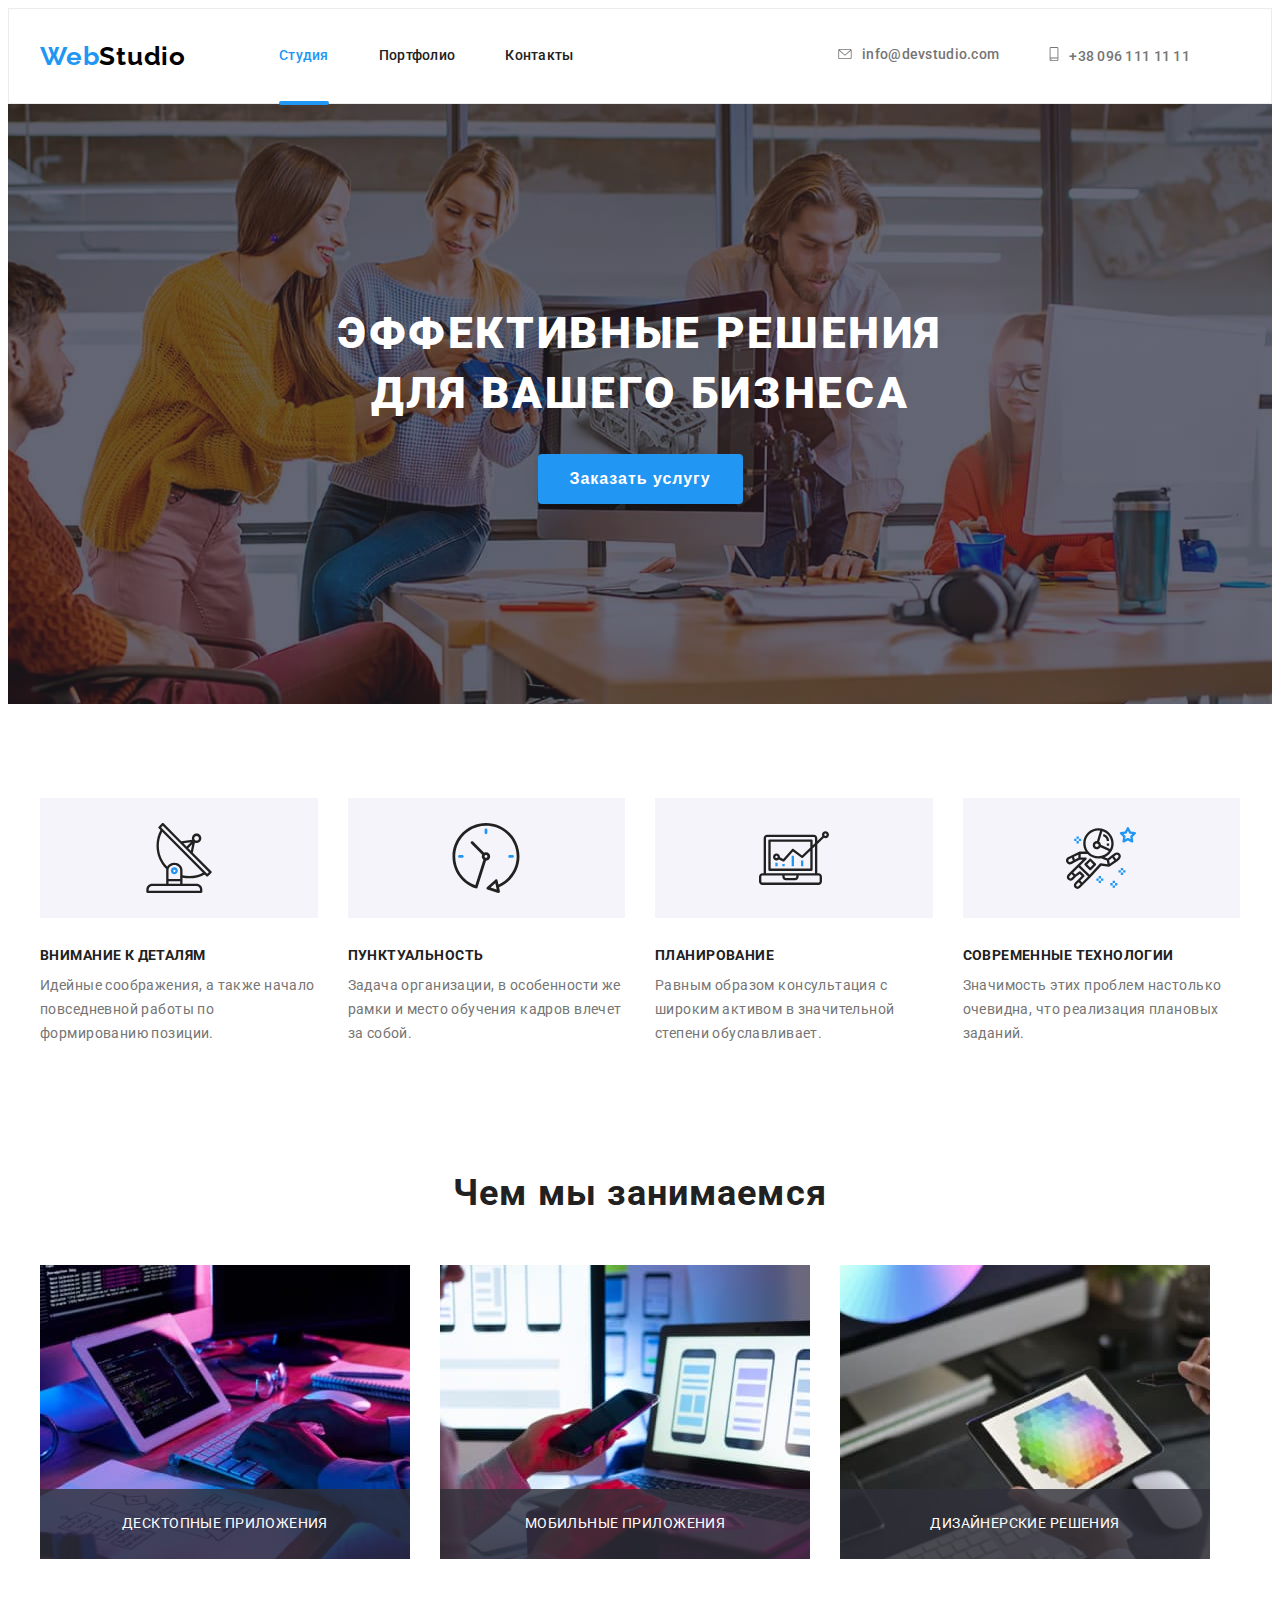
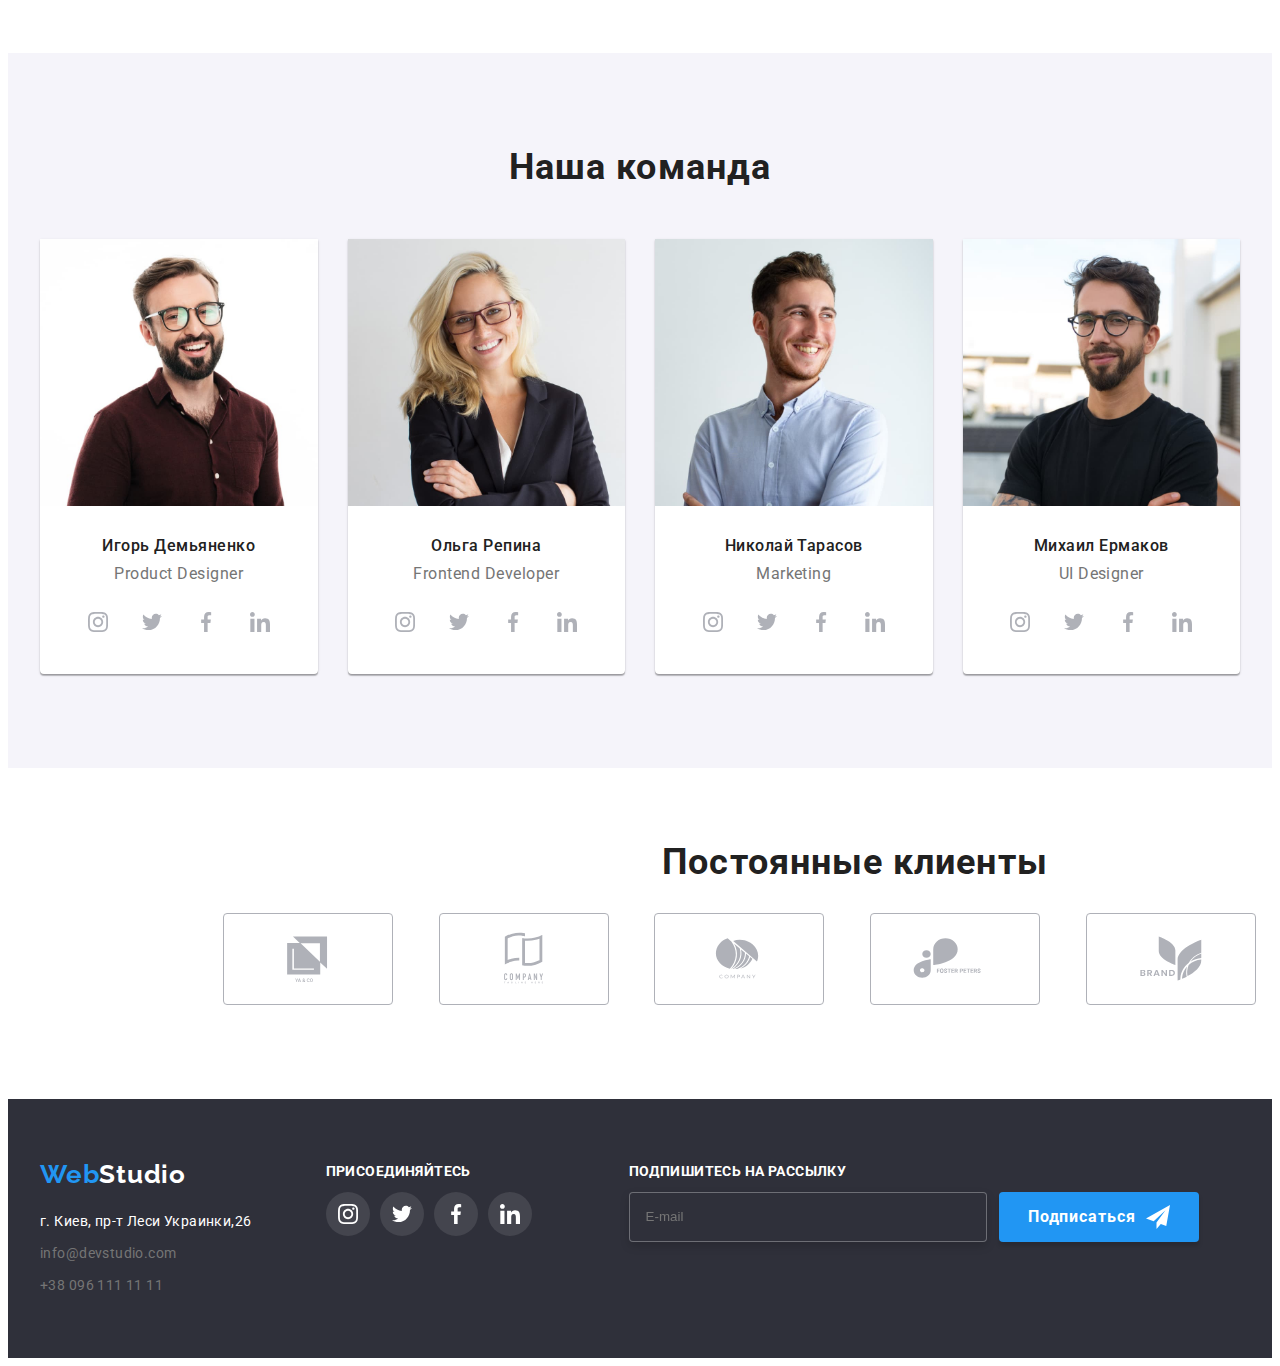
<file: index.html>
<!DOCTYPE html>
<html lang="ru">
<head>
    <meta charset="UTF-8">
    <meta http-equiv="X-UA-Compatible" content="IE=edge">
    <meta name="viewport" content="width=device-width, initial-scale=1.0">
    <title>Document</title>
    <link rel="preconnect" href="https://fonts.googleapis.com">
    <link rel="preconnect" href="https://fonts.gstatic.com" crossorigin>
    <link href="https://fonts.googleapis.com/css2?family=Raleway:wght@700&family=Roboto:wght@400;500;700;900&display=swap" rel="stylesheet">
    <link rel="stylesheet" href="https://cdnjs.cloudflare.com/ajax/libs/modern-normalize/1.1.0/modern-normalize.min.css" integrity="sha512-wpPYUAdjBVSE4KJnH1VR1HeZfpl1ub8YT/NKx4PuQ5NmX2tKuGu6U/JRp5y+Y8XG2tV+wKQpNHVUX03MfMFn9Q==" crossorigin="anonymous" referrerpolicy="no-referrer" />
    <link rel="stylesheet" href="./css/main.min.css">
</head>
<body>
 
    <header class="header">
        <div class="container header__container">
            <nav class="site-nav">
                <a class="link site-nav__logo" href="">Web<span class="site-nav__logo-color">Studio</span></a>

                <ul class="list site-list">        
                    <li class="site-list__item"><a class="link site-list__link current" href="">Студия</a></li>
                    <li class="site-list__item"><a class="link site-list__link" href="./portfolio.html">Портфолио</a></li>
                    <li class="site-list__item"><a class="link site-list__link" href="">Контакты</a></li>
                </ul>
            </nav>
            <ul class="list connect"> 
                <li class="connect__item">
                    <a class="link connect__mail-tel " href="mailto:info@devstudio.com"><svg class="connect__icon"
                        width="14px"
                        height="10px">
                        <use href="images/icons.svg#icon-envelope"></use>
                        </svg>info@devstudio.com</a>
                </li>
                <li class="connect__item">
                    <a class="link connect__mail-tel" href="tel:+380961111111"><svg class="connect__icon"
                    width="10px"
                    height="14px">
                    <use href="images/icons.svg#icon-smartphone"></use>
                    </svg>+38 096 111 11 11</a>
                </li>
            </ul>
            
            <button type="button" class="menu-open-btn" data-menu-open>
                <svg
                width="40px"
                height="40px">
                <use href="./images/icons.svg#icon-menu-open-btn"></use>
                </svg>
            </button>
        </div>

        <!--Mob-menu-->
            <div class="mob-menu is-hidden" data-menu>
            <div class="container-menu">
                <div class="mob-menu-top">
            <button type="button" class="mob-menu__close-btn" data-menu-close>
                <svg
                width="40px"
                height="40px">
                <use href="./images/icons.svg#icon-menu-close"></use>
                </svg>
            </button>
            <nav>
                <ul class="list mob-menu-list">        
                    <li class="mob-menu-list__item"><a class="link mob-menu-list__link link mob-menu-list__active" href="">Студия</a></li>
                    <li class="mob-menu-list__item"><a class="link mob-menu-list__link" href="./portfolio.html">Портфолио</a></li>
                    <li class="mob-menu-list__item"><a class="link mob-menu-list__link" href="">Контакты</a></li>
                </ul>
            </nav>
                </div>
            <div class="mob-menu-bottom">
            <div class="mob-menu-connect">
            <ul class="list mob-menu-connect-list"> 
                <li class="mob-menu-connect-list__item">
                    <a class="link mob-menu-connect-list__tel" href="tel:+380961111111">+38 096 111 11 11</a>
                </li>
                <li class="mob-menu-connect-list__item">
                    <a class=" link mob-menu-connect-list__mail" href="mailto:info@devstudio.com">info@devstudio.com</a>
                </li>
            </ul>
            </div>
            <ul class=" list mob-menu-social-list">
                <li class="mob-menu-social-list__social-item">
                    <a href="" class=" link mob-menu-social-list__social-link">Instagram</a>
                </li>
                <li class="mob-menu-social-list__social-item">
                    <a href="" class=" link mob-menu-social-list__social-link">Twitter</a>
                </li>
                <li class="mob-menu-social-list__social-item">
                    <a href="" class=" link mob-menu-social-list__social-link">Facebook</a>
                </li>
                <li class="mob-menu-social-list__social-item">
                    <a href="" class=" link mob-menu-social-list__social-link">LinkedIn</a>
                </li>
            </ul>
        </div>
        </div>
        </div> 
    </header> 

    <main>
        <section class="hero section">
            <div class="container">
                <h1 class="hero__titel">Эффективные решения для вашего бизнеса</h1>
                <button type="button" class="hero__btn" data-modal-open >Заказать услугу</button>
            </div>
        </section>

       <section class="peculiarities section">
            <div class="container">
                <ul class="list peculiarities-list">
                    <li class="peculiarities-list__item">
                        <div class=" pec-item-block">
                            <svg class="pec-item-block__icons"
                            width="70px"
                            height="70px">
                                <use href="images/icons.svg#icon-antenna"></use>
                            </svg>
                            </div>
                        <h2 class="peculiarities-list__titel">Внимание к деталям</h2>
                        <p class="peculiarities-list__after-titel" >Идейные соображения, а также начало повседневной работы по формированию позиции.</p>
                    </li>
                    <li class="peculiarities-list__item">
                        <div class=" pec-item-block">
                            <svg class="pec-item-block__icons"
                            width="70px"
                            height="70px">
                                <use href="images/icons.svg#icon-clock"></use>
                            </svg>
                            </div>
                        <h2 class="peculiarities-list__titel">Пунктуальность</h2>
                        <p class="peculiarities-list__after-titel">Задача организации, в особенности же рамки и место обучения кадров влечет за собой.</p>
                    </li>
                    <li class="peculiarities-list__item">
                        <div class=" pec-item-block">
                            <svg class="pec-item-block__iconss"
                            width="70px"
                            height="70px">
                                <use href="images/icons.svg#icon-diagram"></use>
                            </svg>
                            </div>
                        <h2 class="peculiarities-list__titel">Планирование</h2>
                        <p class="peculiarities-list__after-titel">Равным образом консультация с широким активом в значительной степени обуславливает.</p>
                    </li>
                    <li class="peculiarities-list__item">
                        <div class=" pec-item-block">
                            <svg class="pec-item-block__icons"
                            width="70px"
                            height="70px">
                                <use href="images/icons.svg#icon-astronaut"></use>
                            </svg>
                        </div>
                        <h2 class="peculiarities-list__titel">Современные технологии</h2>
                        <p class="peculiarities-list__after-titel">Значимость этих проблем настолько очевидна, что реализация плановых заданий.</p>
                    </li>
                </ul>
            </div>
        </section> 

        <section class="about section">
            <div class="container">
                <h2 class="about__titel">Чем мы занимаемся</h2>
                    <ul class="list about-list">
                        <li class="about-list__item">
                            <img srcset="./images/about/1-about-1x.jpg 1x,
                            ./images/about/1-about-2x.jpg 2x"
                            src="./images/box-1.jpg" 
                            alt="человек пишет код"
                            width="370"
                            height="294">
                            <p class="about-list__text">Десктопные приложения</p>
                        </li>
                        <li class="about-list__item">
                            <img srcset="./images/about/2-about-1x.jpg 1x,
                            ./images/about/2-about-2x.jpg 2x"
                            src="./images/box-2.jpg" 
                            alt="макеты интерфейса мобильных приложений"
                            width="370"
                            height="294">
                            <p class="about-list__text">Мобильные приложения</p>
                        </li>
                        <li class="about-list__item">
                            <img srcset="./images/about/3-about-1x.jpg 1x,
                            ./images/about/3-about-2x.jpg 2x"
                            src="./images/box-3.jpg" 
                            alt="палитра цветов на планшете"
                            width="370"
                            height="294">
                            <p class="about-list__text">Дизайнерские решения</p>
                        </li>
                    </ul>
            </div>
        </section>  

            <section class="team section">
                <div class="container">
                    <h2 class="team__titel">Наша команда</h2>
                    <ul class="list team-list">
                        <li class="team-list__item">
                            <picture>
                                <source
                                    srcset="
                                ./images/team/team-1-desk-1x.jpg 1x,
                                ./images/team/team-1-desk-2x.jpg 2x,"
                                    media="(min-width: 1200px)"
                                />
                                <source
                                    srcset="
                                ./images/team/team-1-tab-1x.jpg 1x,
                                ./images/team/team-1-tab-2x.jpg 2x,"
                                    media="(min-width: 768px)"
                                />
                                <source
                                    srcset="
                                ./images/team/team-1-mob-1x.jpg 1x,
                                ./images/team/team-1-mob-2x.jpg 2x,"
                                    media="(min-width: 480px)"
                                />
                            <img
                                src="./images/team/team-1.jpg"
                                alt="фото Игоря Демьяненко"
                                width="270"
                                height="260"
                                class="team-list__img"
                            />
                      </picture>
                            <h3 class="team-list__name">Игорь Демьяненко</h3>
                            <p class="team-list__prof">Product Designer</p>
                            <ul class="team-list__social-list list social">
                                <li class="social__item">
                                    <a class="social__link" href="">
                                        <svg 
                                        class="social__icons" 
                                        width="20px" 
                                        height="20px">
                                            <use href="./images/icons.svg#icon-instagram"></use>
                                        </svg>
                                    </a>
                                </li>
                                <li class="social__item">
                                    <a class="social__link" href="">
                                        <svg 
                                        class="social__icons" 
                                        width="20px" 
                                        height="20px">
                                            <use href="./images/icons.svg#icon-twitter"></use>
                                        </svg>
                                    </a>
                                </li>
                                <li class="social__item">
                                    <a class="social__link" href="">
                                        <svg 
                                        class="social__icons" 
                                        width="20px" 
                                        height="20px">
                                            <use href="./images/icons.svg#icon-facebook"></use>
                                        </svg>
                                    </a>
                                </li>
                                <li class="social__item">
                                    <a class="social__link" href="">
                                        <svg 
                                        class="social__icons" 
                                        width="20px" 
                                        height="20px">
                                            <use href="./images/icons.svg#icon-linkedin"></use>
                                        </svg> 
                                    </a>
                                </li>
                            </ul>
                        </li>
                        <li class="team-list__item">
                            <picture>
                                <source
                                    srcset="
                                ./images/team/team-2-desk-1x.jpg 1x,
                                ./images/team/team-2-desk-2x.jpg 2x,"
                                    media="(min-width: 1200px)"
                                />
                                <source
                                    srcset="
                                ./images/team/team-2-tab-1x.jpg 1x,
                                ./images/team/team-2-tab-2x.jpg 2x,"
                                    media="(min-width: 768px)"
                                />
                                <source
                                    srcset="
                                ./images/team/team-2-mob-1x.jpg 1x,
                                ./images/team/team-2-mob-2x.jpg 2x,"
                                    media="(min-width: 480px)"
                                />
                            <img src="./images/team-2.jpg" 
                            alt="команда"
                            width="270"
                            height="260">
                            </picture>
                            <h3 class="team-list__name">Ольга Репина</h3>
                            <p class="team-list__prof">Frontend Developer</p>
                            <ul class="team-list__social-list list social">
                                <li class="social__item">
                                    <a class="social__link" href="">
                                        <svg 
                                        class="social__icons" 
                                        width="20px" 
                                        height="20px">
                                            <use href="./images/icons.svg#icon-instagram"></use>
                                        </svg>
                                    </a>
                                </li>
                                <li class="social__item">
                                    <a class="social__link" href="">
                                        <svg 
                                        class="social__icons" 
                                        width="20px" 
                                        height="20px">
                                            <use href="./images/icons.svg#icon-twitter"></use>
                                        </svg>
                                    </a>
                                </li>
                                <li class="social__item">
                                    <a class="social__link" href="">
                                        <svg 
                                        class="social__icons" 
                                        width="20px" 
                                        height="20px">
                                            <use href="./images/icons.svg#icon-facebook"></use>
                                        </svg>
                                    </a>
                                </li>
                                <li class="social__item">
                                    <a class="social__link" href="">
                                        <svg 
                                        class="social__icons" 
                                        width="20px" 
                                        height="20px">
                                            <use href="./images/icons.svg#icon-linkedin"></use>
                                        </svg> 
                                    </a>
                                </li>
                            </ul>
                        </li>
                        <li class="team-list__item">
                            <picture>
                                <source
                                    srcset="
                                ./images/team/team-3-desk-1x.jpg 1x,
                                ./images/team/team-3-desk-2x.jpg 2x,"
                                    media="(min-width: 1200px)"
                                />
                                <source
                                    srcset="
                                ./images/team/team-3-tab-1x.jpg 1x,
                                ./images/team/team-3-tab-2x.jpg 2x,"
                                    media="(min-width: 768px)"
                                />
                                <source
                                    srcset="
                                ./images/team/team-3-mob-1x.jpg 1x,
                                ./images/team/team-3-mob-2x.jpg 2x,"
                                    media="(min-width: 480px)"
                                />
                            <img src="./images/team-3.jpg" 
                            alt="команда"
                            width="270"
                            height="260">
                            </picture>
                            <h3 class="team-list__name">Николай Тарасов</h3>
                            <p class="team-list__prof">Marketing</p>
                            <ul class="team-list_social-list list social">
                                <li class="social__item">
                                    <a class="social__link" href="">
                                        <svg 
                                        class="social__icons" 
                                        width="20px" 
                                        height="20px">
                                            <use href="./images/icons.svg#icon-instagram"></use>
                                        </svg>
                                    </a>
                                </li>
                                <li class="social__item">
                                    <a class="social__link" href="">
                                        <svg 
                                        class="social__icons" 
                                        width="20px" 
                                        height="20px">
                                            <use href="./images/icons.svg#icon-twitter"></use>
                                        </svg>
                                    </a>
                                </li>
                                <li class="social__item">
                                    <a class="social__link" href="">
                                        <svg 
                                        class="social__icons" 
                                        width="20px" 
                                        height="20px">
                                            <use href="./images/icons.svg#icon-facebook"></use>
                                        </svg>
                                    </a>
                                </li>
                                <li class="social__item">
                                    <a class="social__link" href="">
                                        <svg 
                                        class="social__icons" 
                                        width="20px" 
                                        height="20px">
                                            <use href="./images/icons.svg#icon-linkedin"></use>
                                        </svg> 
                                    </a>
                                </li>
                            </ul>
                        </li>
                        <li class="team-list__item">
                            <picture>
                                <source
                                    srcset="
                                ./images/team/team-4-desk-1x.jpg 1x,
                                ./images/team/team-4-desk-2x.jpg 2x,"
                                    media="(min-width: 1200px)"
                                />
                                <source
                                    srcset="
                                ./images/team/team-4-tab-1x.jpg 1x,
                                ./images/team/team-4-tab-2x.jpg 2x,"
                                    media="(min-width: 768px)"
                                />
                                <source
                                    srcset="
                                ./images/team/team-4-mob-1x.jpg 1x,
                                ./images/team/team-4-mob-2x.jpg 2x,"
                                    media="(min-width: 480px)"
                                />
                            <img src="./images/team-4.jpg" 
                            alt="команда"
                            width="270"
                            height="260">
                            </picture>
                            <h3 class="team-list__name">Михаил Ермаков</h3>
                            <p class="team-list__prof">UI Designer</p>
                            <ul class="team-list__social-list list social">
                                <li class="social__item">
                                    <a class="social__link" href="">
                                        <svg 
                                        class="social__icons" 
                                        width="20px" 
                                        height="20px">
                                            <use href="./images/icons.svg#icon-instagram"></use>
                                        </svg>
                                    </a>
                                </li>
                                <li class="social__item">
                                    <a class="social__link" href="">
                                        <svg 
                                        class="social__icons" 
                                        width="20px" 
                                        height="20px">
                                            <use href="./images/icons.svg#icon-twitter"></use>
                                        </svg>
                                    </a>
                                </li>
                                <li class="social__item">
                                    <a class="social__link" href="">
                                        <svg 
                                        class="social__icons" 
                                        width="20px" 
                                        height="20px">
                                            <use href="./images/icons.svg#icon-facebook"></use>
                                        </svg>
                                    </a>
                                </li>
                                <li class="social__item">
                                    <a class="social__link" href="">
                                        <svg 
                                        class="social__icons" 
                                        width="20px" 
                                        height="20px">
                                            <use href="./images/icons.svg#icon-linkedin"></use>
                                        </svg> 
                                    </a>
                                </li>
                            </ul>
                        </li>
                    </ul>
                </div>
            </section>

            <section class=" section clients">
                <h2 class="clients__titel">Постоянные клиенты</h2>
                <ul class=" list clients-list">
                    <li class="clients-list__item">
                        <a class="clients-list__link" href="">
                            <svg class="clients-list__icons"
                            width="106px"
                            height="60px">
                                <use href="images/icons.svg#icon-logo-1"></use>
                            </svg>
                        </a>
                    </li>
                    <li class="clients-list__item">
                            <a class="clients-list__link" href="">
                                <svg class="clients-list__icons"
                                width="106px"
                                height="60px">
                                    <use href="images/icons.svg#icon-logo-2"></use>
                                </svg>
                            </a>
                    </li>
                    <li class="clients-list__item">
                            <a class="clients-list__link" href="">
                                <svg class="clients-list__icons"
                                width="106px"
                                height="60px">
                                    <use href="images/icons.svg#icon-logo-3"></use>
                                </svg>
                            </a>
                    </li>
                    <li class="clients-list__item">
                            <a class="clients-list__link" href="">
                                <svg class="clients-list__icons"
                                width="106px"
                                height="60px">
                                    <use href="images/icons.svg#icon-logo-4"></use>
                                </svg>
                            </a>
                    </li>
                    <li class="clients-list__item">
                            <a class="clients-list__link" href="">
                                <svg class="clients-list__icons"
                                width="106px"
                                height="60px">
                                    <use href="images/icons.svg#icon-logo-5"></use>
                                </svg>
                            </a>
                    </li>
                    <li class="clients-list__item">
                            <a class="clients-list__link" href="">
                                <svg class="clients-list__icons"
                                width="106px"
                                height="60px">
                                    <use href="images/icons.svg#icon-logo-6"></use>
                                </svg>
                            </a>
                    </li>
                </ul>
            </section>
    </main>

    <footer class="footer">
    <div class="container">
        <div  class="footer-connect">
            <a class="link footer-connect__logo" href="">Web<span class="footer-connect__logo-color">Studio</span></a>
            <address>
                <ul class="list footer-list">
                    <li class="footer-list__item"><a class="link footer-list__link" href="https://goo.gl/maps/oUHoRzqEGJag3ZvA8" target="_blank" rel="noopener noreferrer">г. Киев, пр-т Леси Украинки,26</a></li>
                    <li class="footer-list__item"><a class="link footer-list__mail" href="mailto:info@devstudio.com">info@devstudio.com</a></li>
                    <li class="footer-list__item"><a class="link footer-list__tel" href="tel:+380961111111">+38 096 111 11 11</a></li>
                </ul>
            </address>
        </div>
        <div  class="footer-social" >
            <h3 class="footer-social__titel">присоединяйтесь</h3>
            <ul class=" list footer-social-list">
                <li class="footer-social-list__item">
                    <a class="footer-social-list__link" href="">
                        <svg 
                        class="footer-social-list__icons" 
                        width="20px" 
                        height="20px">
                            <use href="./images/icons.svg#icon-instagram"></use>
                        </svg>
                    </a>
                </li>
                <li class="footer-social-list__item">
                    <a class="footer-social-list__link" href="">
                        <svg 
                        class="footer-social-list__icons" 
                        width="20px" 
                        height="20px">
                            <use href="./images/icons.svg#icon-twitter"></use>
                        </svg>
                    </a>
                </li>
                <li class="footer-social-list__item">
                    <a class="footer-social-list__link" href="">
                        <svg 
                        class="footer-social-list__icons" 
                        width="20px" 
                        height="20px">
                            <use href="./images/icons.svg#icon-facebook"></use>
                        </svg>
                    </a>
                </li>
                <li class="footer-social-list__item">
                    <a class="footer-social-list__link" href="">
                        <svg 
                        class="footer-social-list__icons" 
                        width="20px" 
                        height="20px">
                            <use href="./images/icons.svg#icon-linkedin"></use>
                        </svg>
                    </a>
                </li>
            </ul>
        </div>
        <div  class="footer-subscribe">
            <h3 class="footer-subscribe__titel">Подпишитесь на рассылку</h3>
            <form action="#" class="input-form">
                <label for="email">
                <input type="email"
                class="footer-subscribe__input"
                name="email"
                id="email"
                placeholder="E-mail">
                </label>
            </form>
            <button type="submit" class="footer-subscribe__btn">Подписаться
                <svg class="footer-subscribe__icon-send"
                width="24px"
                height="24px">
            <use href="./images/icons.svg#icon-icon-send"></use></svg>
            </button>
        </div>
    </div>
    </footer> 

    <!-- Modal-->

    <div class="backdrop is-hidden" data-modal>
        <div class="modal">
            <button type="button" class="modal__close" data-modal-close>
            <svg
                width="18px"
                height="18px">
                <use href="./images/icons.svg#icon-close"></use>
            </svg>
            </button>
            <p class="modal__titel">Оставьте свои данные, мы вам перезвоним</p>
            
            <form action="#">
                <div class="form-field">
                    <label class="form-field__input-text" for="user-name">Имя</label>
                        <div class="input__wrap">
                        <input type="text" 
                            class="form-field__form-input" 
                            name="user-name"
                            id="user-name">
                            <svg class="form-field__modal-icons"
                            height="18px">
                            <use href="./images/icons.svg#icon-person-black"></use>
                            </svg>
                        </div>
                </div>
                <div class="form-field">
                    <label class="form-field__input-text" for="user-tel">Телефон</label>
                    <div class="input__wrap">
                        <input type="tel" 
                        class="form-field__form-input"  
                        name="user-tel"
                        id="user-tel">
                        <svg class="form-field__modal-icons"
                        height="18px">
                        <use href="./images/icons.svg#icon-phone-black"></use>
                        </svg>
                    </div>
                </div>
                <div class="form-field">
                    <label class="form-field__input-text" for="user-email">Почта</label>
                    <div class="input__wrap">
                        <input type="email" 
                        class="form-field__form-input"   
                        name="user-emeil"
                        id="user-email">
                        <svg class="form-field__modal-icons"
                        height="18px">
                        <use href="./images/icons.svg#icon-email-black"></use>
                        </svg>
                    </div>
                </div>
                <div class="form-field form">
                    <label class="form-field__input-text" for="user-text">Комментарий</label>
                        <textarea
                        name="user-text" 
                        id="user-text"
                        class="form-field__form-text"
                        placeholder="Введите текст"></textarea>
                </div>
                <div class="form-field">
                    <input  type="checkbox" name="policy" id="policy" class="form-field__policy-check visually-hidden">
                    <label for="policy" class="form-field__check-text"><span>
                        <svg class="form-field__icon-check"
                            height="15px">
                        <use href="./images/icons.svg#icon-check"></use>
                    </svg>
                    </span>Соглашаюсь с рассылкой и принимаю  <a href="" class="link form-field__agreement-link" target="_blank"  rel="noopener noreferrer" >Условия договора</a></label>
                </div>
                <button type="submit" class="button-submit">Отправить</button>
            </form>
        </div>
    </div>
    <script src="./js/modal.js"></script>
    <script src="./js/menu.js"></script>
</body>
</html>
</file>
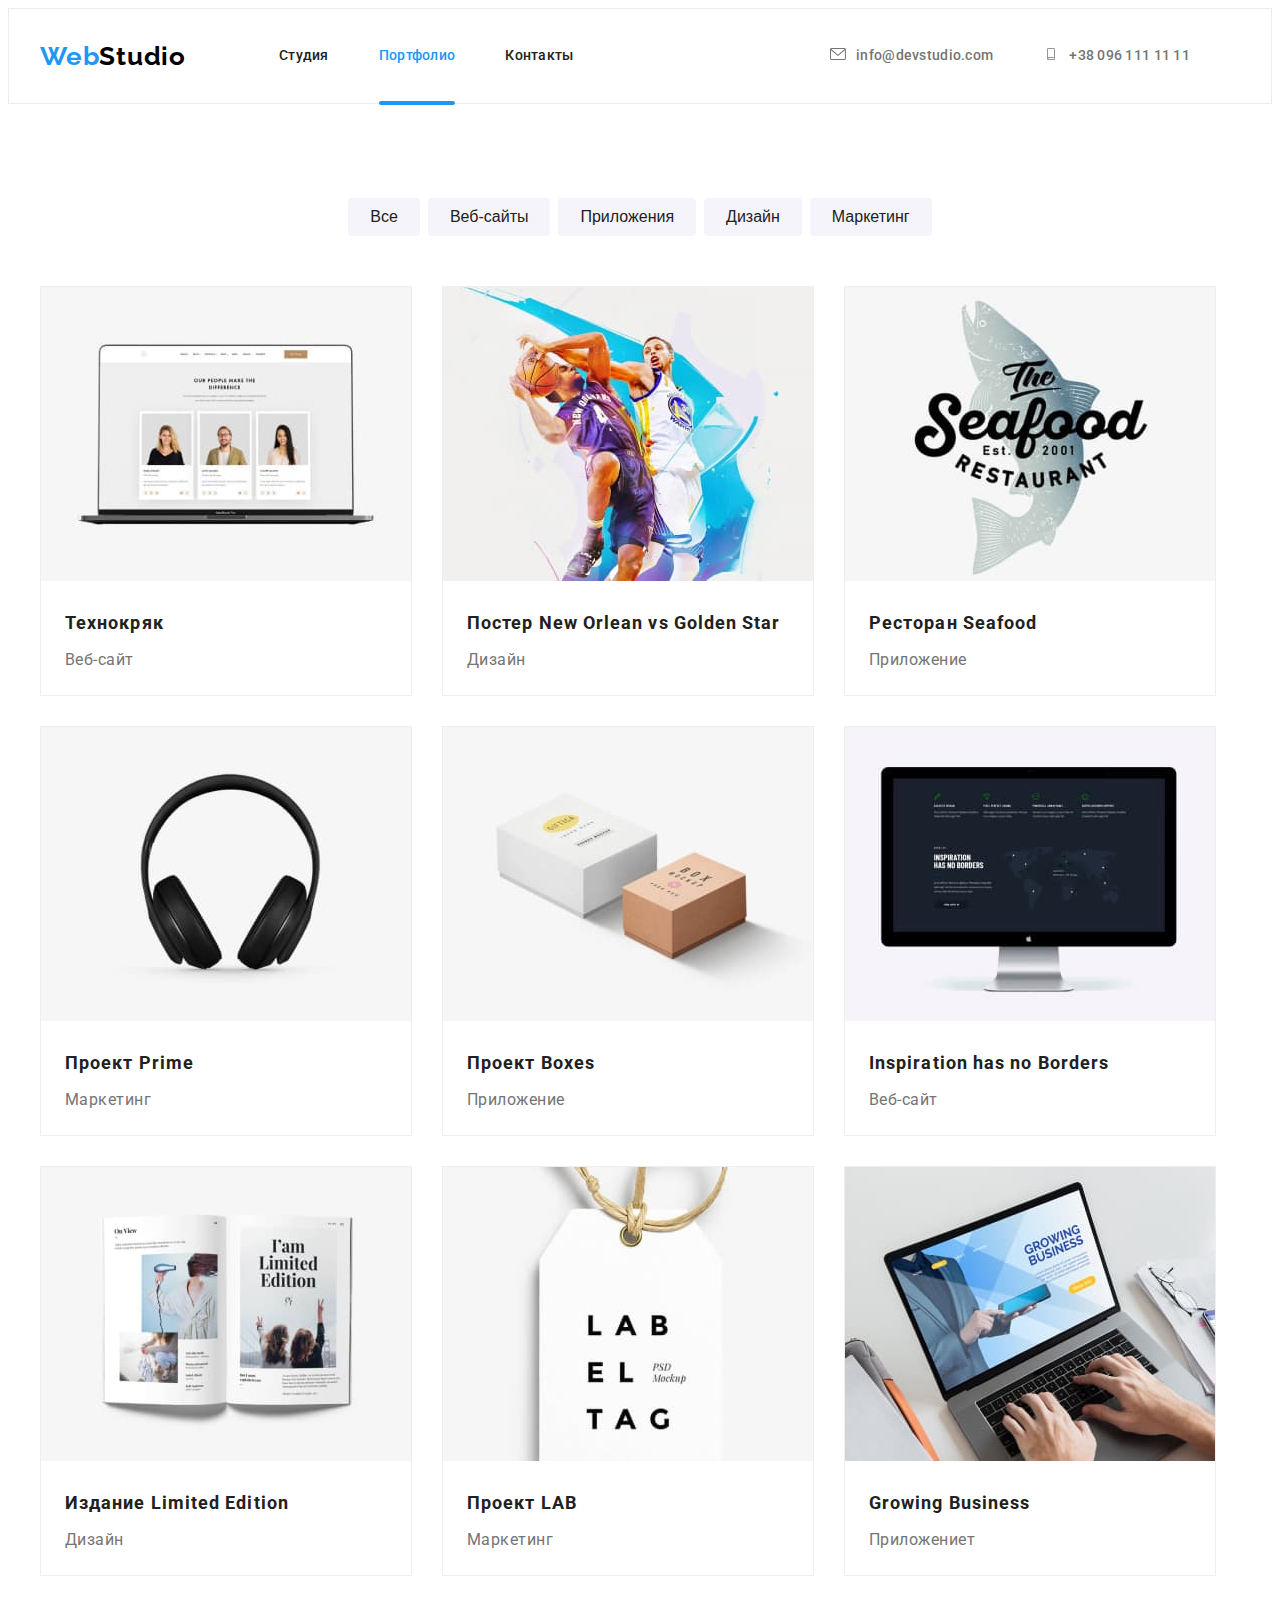
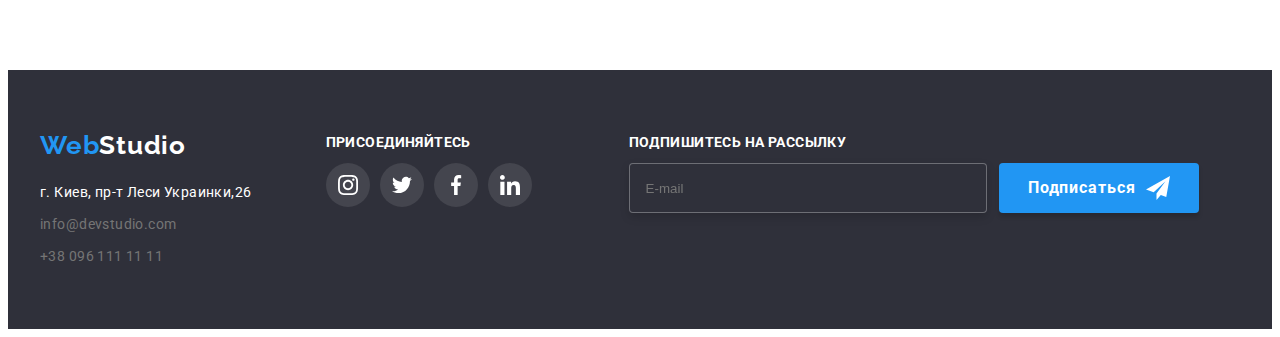
<file: portfolio.html>
<!DOCTYPE html>
<html lang="ru">
<head>
    <meta charset="UTF-8">
    <meta http-equiv="X-UA-Compatible" content="IE=edge">
    <meta name="viewport" content="width=device-width, initial-scale=1.0">
    <title>Document</title>
    <link rel="preconnect" href="https://fonts.googleapis.com">
    <link rel="preconnect" href="https://fonts.gstatic.com" crossorigin>
    <link href="https://fonts.googleapis.com/css2?family=Raleway:wght@700&family=Roboto:wght@400;500;700;900&display=swap" rel="stylesheet">
    <link rel="stylesheet" href="https://cdnjs.cloudflare.com/ajax/libs/modern-normalize/1.1.0/modern-normalize.min.css" integrity="sha512-wpPYUAdjBVSE4KJnH1VR1HeZfpl1ub8YT/NKx4PuQ5NmX2tKuGu6U/JRp5y+Y8XG2tV+wKQpNHVUX03MfMFn9Q==" crossorigin="anonymous" referrerpolicy="no-referrer" />
    <link rel="stylesheet" href="./css/main.min.css">
</head>
<body>

     <header class="header">
        <div class="container header__container">
            <nav class="site-nav">
                <a class="link site-nav__logo" href="">Web<span class="site-nav__logo-color">Studio</span></a>
            
                <ul class="list site-list">
                    <li class="site-list__item"><a class="link site-list__link" href="./index.html">Студия</a></li>
                    <li class="site-list__item"><a class="link site-list__link current" href="">Портфолио</a></li>
                    <li class="site-list__item"><a class="link site-list__link" href="">Контакты</a></li>
                </ul>
            </nav>
            <ul class="list connect"> 
                <li class="connect__item">
                    <a class="link connect__mail-tel" href="mailto:info@devstudio.com"><svg class="connect__icon"
                        width="16px"
                        height="12px">
                        <use href="images/icons.svg#icon-envelope"></use>
                        </svg>info@devstudio.com</a>
                </li>
                <li class="connect__item">
                    <a class="link connect__mail-tel" href="tel:+380961111111"><svg class="connect__icon"
                    width="16px"
                    height="12px">
                    <use href="images/icons.svg#icon-smartphone"></use>
                    </svg>+38 096 111 11 11</a>
                </li>
            </ul>
            <button type="button" class="menu-open-btn" data-menu-open>
                <svg
                width="40px"
                height="40px">
                <use href="./images/icons.svg#icon-menu-open-btn"></use>
                </svg>
            </button>
        </div>
        <!--Mob-menu-->
        <div class="mob-menu is-hidden" data-menu>
            <div class="container-menu">
                <div class="mob-menu-top">
            <button type="button" class="mob-menu__close-btn" data-menu-close>
                <svg
                width="40px"
                height="40px">
                <use href="./images/icons.svg#icon-menu-close"></use>
                </svg>
            </button>
            <nav>
                <ul class="list mob-menu-list">        
                    <li class="mob-menu-list__item"><a class="link mob-menu-list__link link mob-menu-list__active" href="">Студия</a></li>
                    <li class="mob-menu-list__item"><a class="link mob-menu-list__link" href="./portfolio.html">Портфолио</a></li>
                    <li class="mob-menu-list__item"><a class="link mob-menu-list__link" href="">Контакты</a></li>
                </ul>
            </nav>
                </div>
            <div class="mob-menu-top">
            <div class="mob-menu-connect">
            <ul class="list mob-menu-connect-list"> 
                <li class="mob-menu-connect-list__item">
                    <a class="link mob-menu-connect-list__tel" href="tel:+380961111111">+38 096 111 11 11</a>
                </li>
                <li class="mob-menu-connect-list__item">
                    <a class=" link mob-menu-connect-list__mail" href="mailto:info@devstudio.com">info@devstudio.com</a>
                </li>
            </ul>
            </div>
            <ul class=" list mob-menu-social-list">
                <li class="mob-menu-social-list__social-item">
                    <a href="" class=" link mob-menu-social-list__social-link">Instagram</a>
                </li>
                <li class="mob-menu-social-list__social-item">
                    <a href="" class=" link mob-menu-social-list__social-link">Twitter</a>
                </li>
                <li class="mob-menu-social-list__social-item">
                    <a href="" class=" link mob-menu-social-list__social-link">Facebook</a>
                </li>
                <li class="mob-menu-social-list__social-item">
                    <a href="" class=" link mob-menu-social-list__social-link">LinkedIn</a>
                </li>
            </ul>
        </div>
        </div>
        </div>
    </header> 

    <main>
        <section class="main-section">
            <div class="container">
            <ul class="list main-list">
                <li class="main-list__item">
                    <button type="button" class="main-list__btn">Все</button>
                </li>
                <li class="main-list__item">
                    <button type="button" class="main-list__btn">Веб-сайты</button>
                </li>
                <li class="main-list__item">
                    <button type="button" class="main-list__btn">Приложения</button>
                </li>
                <li class="main-list__item">
                    <button type="button" class="main-list__btn">Дизайн</button>
                </li>
                <li class="main-list__item">
                    <button type="button" class="main-list__btn">Маркетинг</button>
                </li>
            </ul>

            <ul class="list main-list-pic">
                <li class="main-list-pic__item">
                    <a class="link main-list-pic__link" href=""> 
                        <div class="main-item-wrap">
                            <picture>
                                <source
                                    srcset="
                                ./images/portfolio/1-desk-1x.jpg 1x,
                                ./images/portfolio/1-desk-2x.jpg 2x,"
                                    media="(min-width: 1200px)"
                                />
                                <source
                                    srcset="
                                ./images/portfolio/1-tab-1x.jpg 1x,
                                ./images/portfolio/1-tab-2x.jpg 2x,"
                                    media="(min-width: 768px)"
                                />
                                <source
                                    srcset="
                                ./images/portfolio/1-mob-1x.jpg 1x,
                                ./images/portfolio/1-mob-2x.jpg 2x,"
                                    media="(min-width: 480px)"
                                />
                                <img src="./images/project-1.jpg" 
                                alt="проект первый"
                                width="370"
                                height="294"> 
                        </picture>
                        <p class="main-item-wrap__text">Технокряк это современная площадка распространения коронавируса. Компании используют эту платформу для цифрового шпионажа и атак на защищённые сервера конкурентов.</p>
                    </div>
                    <div class="projects">
                        <h3 class="projects_name">Технокряк</h3>
                        <p class="projects_type">Веб-сайт</p>
                        </div>
                    </a>
                </li>
                <li class="main-list-pic__item">
                    <a class="link main-list-pic__link" href=""> 
                        <div class="main-item-wrap">
                            <picture>
                                <source
                                    srcset="
                                ./images/portfolio/2-desk-1x.jpg 1x,
                                ./images/portfolio/2-desk-2x.jpg 2x,"
                                    media="(min-width: 1200px)"
                                />
                                <source
                                    srcset="
                                ./images/portfolio/2-tab-1x.jpg 1x,
                                ./images/portfolio/2-tab-2x.jpg 2x,"
                                    media="(min-width: 768px)"
                                />
                                <source
                                    srcset="
                                ./images/portfolio/2-mob-1x.jpg 1x,
                                ./images/portfolio/2-mob-2x.jpg 2x,"
                                    media="(min-width: 480px)"
                                />
                                <img src="./images/project-2.jpg" 
                                alt="проект второй"
                                width="370"
                                height="294"> 
                        </picture>
                        <p class="main-item-wrap__text">Технокряк это современная площадка распространения коронавируса. Компании используют эту платформу для цифрового шпионажа и атак на защищённые сервера конкурентов.</p>
                    </div>
                    <div class="projects">
                        <h3 class="projects_name">Постер New Orlean vs Golden Star</h3>
                        <p class="projects_type">Дизайн</p>
                        </div>
                    </a>
                </li>
                <li class="main-list-pic__item">
                    <a class="link main-list-pic__link" href=""> 
                        <div class="main-item-wrap">
                            <picture>
                                <source
                                    srcset="
                                ./images/portfolio/3-desk-1x.jpg 1x,
                                ./images/portfolio/3-desk-2x.jpg 2x,"
                                    media="(min-width: 1200px)"
                                />
                                <source
                                    srcset="
                                ./images/portfolio/3-tab-1x.jpg 1x,
                                ./images/portfolio/3-tab-2x.jpg 2x,"
                                    media="(min-width: 768px)"
                                />
                                <source
                                    srcset="
                                ./images/portfolio/3-mob-1x.jpg 1x,
                                ./images/portfolio/3-mob-2x.jpg 2x,"
                                    media="(min-width: 480px)"
                                />
                                <img src="./images/project-3.jpg" 
                                alt="проект третий"
                                width="370"
                                height="294"> 
                    </picture>
                        <p class="main-item-wrap__text">Технокряк это современная площадка распространения коронавируса. Компании используют эту платформу для цифрового шпионажа и атак на защищённые сервера конкурентов.</p>
                    </div>
                    <div class="projects">
                        <h3 class="projects_name">Ресторан Seafood</h3>
                        <p class="projects_type">Приложение</p>
                        </div>
                    </a>
                </li>
                <li class="main-list-pic__item">
                    <a class="link main-list-pic__link" href=""> 
                        <div class="main-item-wrap">
                            <picture>
                                <source
                                    srcset="
                                ./images/portfolio/4-desk-1x.jpg 1x,
                                ./images/portfolio/4-desk-2x.jpg 2x,"
                                    media="(min-width: 1200px)"
                                />
                                <source
                                    srcset="
                                ./images/portfolio/4-tab-1x.jpg 1x,
                                ./images/portfolio/4-tab-2x.jpg 2x,"
                                    media="(min-width: 768px)"
                                />
                                <source
                                    srcset="
                                ./images/portfolio/4-mob-1x.jpg 1x,
                                ./images/portfolio/4-mob-2x.jpg 2x,"
                                    media="(min-width: 480px)"
                                />
                                <img src="./images/project-4.jpg" 
                                alt="проект четвертый"
                                width="370"
                                height="294"> 
                            </picture>
                        <p class="main-item-wrap__text">Технокряк это современная площадка распространения коронавируса. Компании используют эту платформу для цифрового шпионажа и атак на защищённые сервера конкурентов.</p>
                    </div>
                    <div class="projects">
                        <h3 class="projects_name">Проект Prime</h3>
                        <p class="projects_type">Маркетинг</p>
                        </div>
                    </a>
                </li>
                <li class="main-list-pic__item">
                    <a class="link main-list-pic__link" href=""> 
                        <div class="main-item-wrap">
                            <picture>
                                <source
                                    srcset="
                                ./images/portfolio/5-desk-1x.jpg 1x,
                                ./images/portfolio/5-desk-2x.jpg 2x,"
                                    media="(min-width: 1200px)"
                                />
                                <source
                                    srcset="
                                ./images/portfolio/5-tab-1x.jpg 1x,
                                ./images/portfolio/5-tab-2x.jpg 2x,"
                                    media="(min-width: 768px)"
                                />
                                <source
                                    srcset="
                                ./images/portfolio/5-mob-1x.jpg 1x,
                                ./images/portfolio/5-mob-2x.jpg 2x,"
                                    media="(min-width: 480px)"
                                />
                                <img src="./images/project-5.jpg" 
                                alt="проект пятый"
                                width="370"
                                height="294"> 
                            </picture>
                        <p class="main-item-wrap__text">Технокряк это современная площадка распространения коронавируса. Компании используют эту платформу для цифрового шпионажа и атак на защищённые сервера конкурентов.</p>
                    </div>
                    <div class="projects">
                        <h3 class="projects_name">Проект Boxes</h3>
                        <p class="projects_type">Приложение</p>
                        </div>
                    </a>
                </li>
                <li class="main-list-pic__item">
                    <a class="link main-list-pic__link" href=""> 
                        <div class="main-item-wrap">
                            <picture>
                                <source
                                    srcset="
                                ./images/portfolio/6-desk-1x.jpg 1x,
                                ./images/portfolio/6-desk-2x.jpg 2x,"
                                    media="(min-width: 1200px)"
                                />
                                <source
                                    srcset="
                                ./images/portfolio/6-tab-1x.jpg 1x,
                                ./images/portfolio/6-tab-2x.jpg 2x,"
                                    media="(min-width: 768px)"
                                />
                                <source
                                    srcset="
                                ./images/portfolio/6-mob-1x.jpg 1x,
                                ./images/portfolio/6-mob-2x.jpg 2x,"
                                    media="(min-width: 480px)"
                                />
                                <img src="./images/project-6.jpg" 
                                alt="проект шестой"
                                width="370"
                                height="294"> 
                        </picture>
                        <p class="main-item-wrap__text">Технокряк это современная площадка распространения коронавируса. Компании используют эту платформу для цифрового шпионажа и атак на защищённые сервера конкурентов.</p>
                    </div>
                    <div class="projects">
                        <h3 class="projects_name">Inspiration has no Borders</h3>
                        <p class="projects_type">Веб-сайт</p>
                        </div>
                    </a>
                </li>
                <li class="main-list-pic__item">
                    <a class="link main-list-pic__link" href=""> 
                        <div class="main-item-wrap">
                            <picture>
                                <source
                                    srcset="
                                ./images/portfolio/7-desk-1x.jpg 1x,
                                ./images/portfolio/7-desk-2x.jpg 2x,"
                                    media="(min-width: 1200px)"
                                />
                                <source
                                    srcset="
                                ./images/portfolio/7-tab-1x.jpg 1x,
                                ./images/portfolio/7-tab-2x.jpg 2x,"
                                    media="(min-width: 768px)"
                                />
                                <source
                                    srcset="
                                ./images/portfolio/7-mob-1x.jpg 1x,
                                ./images/portfolio/7-mob-2x.jpg 2x,"
                                    media="(min-width: 480px)"
                                />
                                <img src="./images/project-7.jpg" 
                                alt="проект седьмой"
                                width="370"
                                height="294"> 
                        </picture>
                        <p class="main-item-wrap__text">Технокряк это современная площадка распространения коронавируса. Компании используют эту платформу для цифрового шпионажа и атак на защищённые сервера конкурентов.</p>
                    </div>
                    <div class="projects">
                        <h3 class="projects_name">Издание Limited Edition</h3>
                        <p class="projects_type">Дизайн</p>
                        </div>
                    </a>
                </li>
                <li class="main-list-pic__item">
                    <a class="link main-list-pic__link" href=""> 
                        <div class="main-item-wrap">
                            <picture>
                                <source
                                    srcset="
                                ./images/portfolio/8-desk-1x.jpg 1x,
                                ./images/portfolio/8-desk-2x.jpg 2x,"
                                    media="(min-width: 1200px)"
                                />
                                <source
                                    srcset="
                                ./images/portfolio/8-tab-1x.jpg 1x,
                                ./images/portfolio/8-tab-2x.jpg 2x,"
                                    media="(min-width: 768px)"
                                />
                                <source
                                    srcset="
                                ./images/portfolio/8-mob-1x.jpg 1x,
                                ./images/portfolio/8-mob-2x.jpg 2x,"
                                    media="(min-width: 480px)"
                                />
                                <img src="./images/project-8.jpg" 
                                alt="проект восьмой"
                                width="370"
                                height="294"> 
                            </picture>
                        <p class="main-item-wrap__text">Технокряк это современная площадка распространения коронавируса. Компании используют эту платформу для цифрового шпионажа и атак на защищённые сервера конкурентов.</p>
                    </div>
                    <div class="projects">
                        <h3 class="projects_name">Проект LAB</h3>
                        <p class="projects_type">Маркетинг</p>
                        </div>
                    </a>
                </li>
                <li class="main-list-pic__item">
                    <a class="link main-list-pic__link" href=""> 
                        <div class="main-item-wrap">
                            <picture>
                                <source
                                    srcset="
                                ./images/portfolio/9-desk-1x.jpg 1x,
                                ./images/portfolio/9-desk-2x.jpg 2x,"
                                    media="(min-width: 1200px)"
                                />
                                <source
                                    srcset="
                                ./images/portfolio/9-tab-1x.jpg 1x,
                                ./images/portfolio/9-tab-2x.jpg 2x,"
                                    media="(min-width: 768px)"
                                />
                                <source
                                    srcset="
                                ./images/portfolio/9-mob-1x.jpg 1x,
                                ./images/portfolio/9-mob-2x.jpg 2x,"
                                    media="(min-width: 480px)"
                                />
                                <img src="./images/project-9.jpg" 
                                alt="проект девятый"
                                width="370"
                                height="294"> 
                            </picture>
                        <p class="main-item-wrap__text">Технокряк это современная площадка распространения коронавируса. Компании используют эту платформу для цифрового шпионажа и атак на защищённые сервера конкурентов.</p>
                    </div>
                    <div class="projects">
                        <h3 class="projects_name">Growing Business</h3>
                        <p class="projects_type">Приложениет</p>
                        </div>
                    </a>
                </li>
            </ul>
            </div>
        </section>
    </main>

    <footer class="footer">
        <div class="container">
        <div class="footer-connect">
            <a class="link footer-connect__logo" href="">Web<span class="footer-connect__logo-color">Studio</span></a>
            <address>
                <ul class="list footer-list">
                    <li class="footer-list__item"><a class="link footer-list__link" href="https://goo.gl/maps/oUHoRzqEGJag3ZvA8" target="_blank" rel="noopener noreferrer">г. Киев, пр-т Леси Украинки,26</a></li>
                    <li class="footer-list__item"><a class="link footer-list__mail" href="mailto:info@devstudio.com">info@devstudio.com</a></li>
                    <li class="footer-list__item"><a class="link footer-list__tel" href="tel:+380961111111">+38 096 111 11 11</a></li>
                </ul>
            </address>
        </div>
            <div class="footer-social" >
            <h3 class="footer-social__titel">присоединяйтесь</h3>
            <ul class=" list footer-social-list">
                <li class="footer-social-list__item">
                    <a class="footer-social-list__link" href="">
                        <svg 
                        class="footer-social-list__icons" 
                        width="20px" 
                        height="20px">
                            <use href="./images/icons.svg#icon-instagram"></use>
                        </svg>
                    </a>
                </li>
                <li class="footer-social-list__item">
                    <a class="footer-social-list__link" href="">
                        <svg 
                        class="footer-social-list__icons" 
                        width="20px" 
                        height="20px">
                            <use href="./images/icons.svg#icon-twitter"></use>
                        </svg>
                    </a>
                </li>
                <li class="footer-social-list__item">
                    <a class="footer-social-list__link" href="">
                        <svg 
                        class="footer-social-list__icons" 
                        width="20px" 
                        height="20px">
                            <use href="./images/icons.svg#icon-facebook"></use>
                        </svg>
                    </a>
                </li>
                <li class="footer-social-list__item">
                    <a class="footer-social-list__link" href="">
                        <svg 
                        class="footer-social-list__icons" 
                        width="20px" 
                        height="20px">
                            <use href="./images/icons.svg#icon-linkedin"></use>
                        </svg>
                    </a>
                </li>
            </ul>
        </div>
        <div class="footer-subscribe">
            <h3 class="footer-subscribe__titel">Подпишитесь на рассылку</h3>
            <form action="#">
                <label for="email">
                <input type="email"
                class="footer-subscribe__input"
                name="email"
                id="email"
                placeholder="E-mail">
                </label>
            </form>
            <button type="submit" class="footer-subscribe__btn">Подписаться
                <svg class="footer-subscribe__icon-send"
                width="24px"
                height="24px">
            <use href="./images/icons.svg#icon-icon-send"></use></svg>
            </button>
        </div>
    </div>
    </footer>
    <div class="backdrop is-hidden" data-modal>
        <div class="modal">
            <button type="button" class="modal__close" data-modal-close>
            <svg
                width="18px"
                height="18px">
                <use href="./images/icons.svg#icon-close"></use>
            </svg>
            </button>
            <p class="modal__titel">Оставьте свои данные, мы вам перезвоним</p>
            
            <form action="#">
                <div class="form-field">
                    <label class="form-field__input-text" for="user-name">Имя</label>
                        <div class="input__wrap">
                        <input type="text" 
                            class="form-field__form-input" 
                            name="user-name"
                            id="user-name">
                            <svg class="form-field__modal-icons"
                            height="18px">
                            <use href="./images/icons.svg#icon-person-black"></use>
                            </svg>
                        </div>
                </div>
                <div class="form-field">
                    <label class="form-field__input-text" for="user-tel">Телефон</label>
                    <div class="input__wrap">
                        <input type="tel" 
                        class="form-field__form-input"  
                        name="user-tel"
                        id="user-tel">
                        <svg class="form-field__modal-icons"
                        height="18px">
                        <use href="./images/icons.svg#icon-phone-black"></use>
                        </svg>
                    </div>
                </div>
                <div class="form-field">
                    <label class="form-field__input-text" for="user-email">Почта</label>
                    <div class="input__wrap">
                        <input type="email" 
                        class="form-field__form-input"   
                        name="user-emeil"
                        id="user-email">
                        <svg class="form-field__modal-icons"
                        height="18px">
                        <use href="./images/icons.svg#icon-email-black"></use>
                        </svg>
                    </div>
                </div>
                <div class="form-field form">
                    <label class="form-field__input-text" for="user-text">Комментарий</label>
                        <textarea
                        name="user-text" 
                        id="user-text"
                        class="form-field__form-text"
                        placeholder="Введите текст"></textarea>
                </div>
                <div class="form-field">
                    <input  type="checkbox" name="policy" id="policy" class="form-field__policy-check visually-hidden">
                    <label for="policy" class="form-field__check-text"><span>
                        <svg class="form-field__icon-check"
                            height="15px">
                        <use href="./images/icons.svg#icon-check"></use>
                    </svg>
                    </span>Соглашаюсь с рассылкой и принимаю  <a href="" class="link form-field__agreement-link" target="_blank"  rel="noopener noreferrer" >Условия договора</a></label>
                </div>
                <button type="submit" class="button-submit">Отправить</button>
            </form>
        </div>
    </div>
    <script src="./js/modal.js"></script>
    <script src="./js/menu.js"></script>
</body>
</html>
</file>
<file: css/main.min.css>
p,h1,h2,h3,h4,h5,h6{margin:0}ul{margin:0;padding-left:0}button{cursor:pointer}img{display:block;width:100%;max-width:100%;height:auto}body{font-family:"Roboto",sans-serif}.list{list-style:none}.link{text-decoration:none}.visually-hidden{position:absolute;width:1px;height:1px;margin:-1px;border:0;padding:0;clip:rect(0 0 0 0);overflow:hidden}.container{width:100%;padding-left:15px;padding-right:15px;margin:0 auto}@media screen and (min-width: 480px){.container{width:480px}}@media screen and (min-width: 768px){.container{width:768px}}@media screen and (min-width: 1200px){.container{width:1200px}}.section{padding-top:60px;padding-bottom:60px}@media screen and (min-width: 1200px){.section{padding-top:94px;padding-bottom:94px}}.backdrop{position:fixed;top:0px;width:100vw;height:100vh;background-color:rgba(0,0,0,.2);display:flex;align-items:center;justify-content:center;transition:opasity 250ms,visibility 250ms}.is-hidden{opacity:0;visibility:hidden;pointer-events:none}.modal{position:absolute;width:450px;height:609px;background:#fff;box-shadow:0px 1px 3px rgba(0,0,0,.12),0px 1px 1px rgba(0,0,0,.14),0px 2px 1px rgba(0,0,0,.2);border-radius:4px;transform:scale(1);transition:transform 250ms cubic-bezier(0.4, 0, 0.2, 1);padding:40px}@media screen and (min-width: 1200px){.modal{width:528px;height:581px}}.backdrop.is-hidden .modal{transform:scale(0.5)}.modal__close{width:30px;height:30px;background:#fff;border:1px solid rgba(0,0,0,.1);border-radius:50%;display:flex;align-items:center;justify-content:center;position:absolute;top:8px;right:8px;transition:fill 250ms cubic-bezier(0.4, 0, 0.2, 1);transition:box-shadow 250ms cubic-bezier(0.4, 0, 0.2, 1)}.modal__close:hover{box-shadow:0px 4px 4px 0px rgba(0,0,0,.2509803922);fill:#2196f3}.modal__titel{font-family:Roboto;font-style:normal;font-weight:bold;font-size:20px;line-height:23px;text-align:center;letter-spacing:.03em;color:#212121;margin-bottom:12px}.form-field{margin-bottom:10px}.form-field__input-text{font-family:Roboto;font-style:normal;font-weight:normal;font-size:12px;line-height:1.16px;letter-spacing:.01em;color:#757575}.form-field__input-text::placeholder{color:rgba(117,117,117,.5)}.input__wrap{position:relative;margin-top:4px}.form-field__form-input{width:100%;height:40px;border:1px solid rgba(33,33,33,.2);box-sizing:border-box;border-radius:4px;padding-left:40px;color:#212121;outline:none;transition:border 250ms cubic-bezier(0.4, 0, 0.2, 1);cursor:pointer;transition:fill 250ms cubic-bezier(0.4, 0, 0.2, 1)}.form-field__form-input:focus{border:1px solid #2196f3}.form-field__form-input:focus+.form-field__modal-icons{fill:#2196f3}.form-field__modal-icons{position:absolute;left:-130px;top:50%;transform:translateY(-50%);transition:fill 250ms cubic-bezier(0.4, 0, 0.2, 1)}.form{margin-bottom:20px}.form-field__form-text{width:100%;height:120px;border:1px solid rgba(33,33,33,.2);box-sizing:border-box;border-radius:4px;padding:16px 12px;color:#212121;resize:none;outline:none;cursor:pointer;margin-top:4px}.form-field__check-text{display:flex;align-items:center;justify-content:center;font-family:Roboto;font-style:normal;font-weight:normal;font-size:12px;line-height:1.16px;letter-spacing:.03em;color:#757575}@media screen and (min-width: 1200px){.form-field__check-text{font-size:14px;line-height:1.71px}}.form-field__check-text span{width:16px;height:15px;border:1px solid #000;border-radius:2px;margin-right:7px;display:flex;align-items:center;justify-content:center}.form-field__icon-check{fill:rgba(0,0,0,0)}.form-field__policy-check:checked+.form-field__check-text span{border:none;background-color:#2196f3}.form-field__policy-check:checked+.form-field__check-text .form-field__icon-check{border:none;fill:#fff}.form-field__agreement-link{text-decoration-line:underline;color:#2196f3;padding-left:3px}.button-submit{width:200px;height:50px;display:flex;align-items:center;text-align:center;font-family:Roboto;font-style:normal;font-weight:bold;font-size:16px;line-height:1.87%;letter-spacing:.06em;color:#fff;background-color:#2196f3;border:none;box-shadow:0px 4px 4px rgba(0,0,0,.15);border-radius:4px;transition:background-color 250ms cubic-bezier(0.4, 0, 0.2, 1);padding:10px 56px;margin-top:30px;margin-left:auto;margin-right:auto}.button-submit:hover{background-color:#188ce8}.header{padding-top:16px;padding-bottom:16px;background:#fff;border:1px solid #ececec}@media screen and (min-width: 768px){.header{padding-top:32px;padding-bottom:32px}}.header__container{display:flex;align-items:center}.site-nav{display:flex;align-items:center;justify-content:center}.site-list{display:none}@media screen and (min-width: 768px){.site-list{display:flex}}.connect{display:none}@media screen and (min-width: 768px){.connect{display:block;margin-left:auto}}@media screen and (min-width: 1200px){.connect{display:flex}}.site-nav__logo{font-family:"Raleway",sans-serif;font-style:normal;font-weight:700;font-size:24px;letter-spacing:.03em;align-items:center;display:flex;color:#2196f3}@media screen and (min-width: 768px){.site-nav__logo{margin-right:88px}}@media screen and (min-width: 1200px){.site-nav__logo{font-size:26px;margin-right:93px}}.site-list__item:not(:last-child){margin-right:50px}.site-nav__logo-color{color:#000}.site-list__link{font-weight:500;font-size:14px;line-height:1.14;letter-spacing:.02em;color:#212121;display:flex;transition:color 250ms cubic-bezier(0.4, 0, 0.2, 1)}.site-list__link:hover,.site-list__link:focus{color:#2196f3}.connect__mail-tel{font-weight:500;font-size:12px;line-height:1.14;letter-spacing:.02em;color:#757575;display:block;transition:color 250ms cubic-bezier(0.4, 0, 0.2, 1)}.connect__mail-tel:hover,.connect__mail-tel:focus{color:#2196f3}@media screen and (min-width: 1200px){.connect__mail-tel{font-size:14px;margin-right:50px}}.connect__item{display:flex}.connect__icon{fill:#757575;margin-right:10px;align-items:center}.connect__icon{fill:currentColor}.current{color:#2196f3;position:relative}.current::after{content:"";width:100%;height:4px;border-radius:2px;position:absolute;background-color:#2196f3;bottom:-41px}.menu-open-btn{display:block;margin-left:auto;background-color:rgba(0,0,0,0);border:none;margin-left:auto}.menu-open-btn:hover,.menu-open-btn:focus{fill:#2196f3}@media screen and (min-width: 768px){.menu-open-btn{display:none}}.mob-menu{background-color:#fff;position:fixed;top:0px;left:0px;width:100vw;height:100vh;z-index:1}.container-menu{padding-bottom:48px;padding-left:40px;height:100%;display:flex;flex-direction:column;justify-content:space-between}.mob-menu__close-btn{display:block;padding-top:10px;margin-left:auto;background-color:rgba(0,0,0,0);border:none;transition:fill 250ms cubic-bezier(0.4, 0, 0.2, 1)}.mob-menu__close-btn:hover,.mob-menu__close-btn:focus{fill:#2196f3}.mob-menu-list__item{padding-bottom:32px}.mob-menu-list__link{font-size:40px;line-height:1.17px;letter-spacing:.02em;color:#212121;transition:color 250ms cubic-bezier(0.4, 0, 0.2, 1)}.mob-menu-list__link:hover,.mob-menu-list__link:focus{color:#2196f3}.mob-menu-list__active{color:#2196f3}.mob-menu-connect{display:block;margin-bottom:64px}.mob-menu-connect-list{margin-bottom:64px}.mob-menu-connect-list__item{padding-bottom:32px}.mob-menu-connect-list__tel{font-weight:500;font-size:34px;line-height:1.17px;letter-spacing:.02em;color:#2196f3}.mob-menu-connect-list__mail{font-weight:500;font-size:24px;line-height:1.16px;letter-spacing:.02em;color:#757575}.mob-menu-social-list__social-item{display:inline-block;margin-bottom:auto}.mob-menu-social-list__social-item:not(:last-child) ::after{content:"";margin-left:10px;margin-right:10px;width:0px;height:22px;border:1px solid rgba(33,33,33,.2);transform:rotate(90deg)}.mob-menu-social-list{display:flex}.mob-menu-social-list__social-link{font-size:18px;line-height:1.22px;letter-spacing:.02em;color:#2196f3}.hero{background-color:#2f303a;background-image:linear-gradient(rgba(47, 48, 58, 0.4), rgba(47, 48, 58, 0.4)),url(../images/hero/hero-mob-1x.jpg);background-repeat:no-repeat;background-position:center;background-size:cover;padding-top:200px;padding-bottom:200px;display:flex}@media(min-device-pixel-ratio: 2),(min-resolution: 192dpi),(min-resolution: 2dppx){.hero{background-image:linear-gradient(rgba(47, 48, 58, 0.4), rgba(47, 48, 58, 0.4)),url(../images/hero/hero-mob-2x.jpg)}}@media screen and (min-width: 768px){.hero{background-image:linear-gradient(rgba(47, 48, 58, 0.4), rgba(47, 48, 58, 0.4)),url(../images/hero/hero-tab-1x.jpg)}}@media screen and (min-width: 768px)and (min-device-pixel-ratio: 2),screen and (min-width: 768px)and (min-resolution: 192dpi),screen and (min-width: 768px)and (min-resolution: 2dppx){.hero{background-image:linear-gradient(rgba(47, 48, 58, 0.4), rgba(47, 48, 58, 0.4)),url(../images/hero/hero-tab-2x.jpg)}}@media screen and (min-width: 1200px){.hero{background-image:linear-gradient(rgba(47, 48, 58, 0.4), rgba(47, 48, 58, 0.4)),url(../images/hero/hero-desk-1x.jpg)}}@media screen and (min-width: 1200px)and (min-device-pixel-ratio: 2),screen and (min-width: 1200px)and (min-resolution: 192dpi),screen and (min-width: 1200px)and (min-resolution: 2dppx){.hero{background-image:linear-gradient(rgba(47, 48, 58, 0.4), rgba(47, 48, 58, 0.4)),url(../images/hero/hero-desk-2x.jpg)}}.hero__titel{font-weight:900;font-size:26px;line-height:1.62;text-align:center;letter-spacing:.06em;text-transform:uppercase;color:#fff;margin-bottom:30px;margin-left:auto;margin-right:auto;display:flex;width:360px;height:84px}@media screen and (min-width: 1200px){.hero__titel{width:696px;height:120px;font-size:44px;line-height:1.36}}.hero__btn{font-weight:bold;font-size:16px;line-height:1.88;display:flex;align-items:center;text-align:center;letter-spacing:.06em;color:#fff;background-color:#2196f3;padding:10px 32px;margin-left:auto;margin-right:auto;min-width:160px;min-height:40px;border:none;box-shadow:0px 4px 4px rgba(0,0,0,.15);border-radius:4px;transition:background-color 250ms cubic-bezier(0.4, 0, 0.2, 1)}.hero__btn:hover{background-color:#188ce8}.peculiarities-list__item{width:450px}@media screen and (min-width: 768px){.peculiarities-list__item{width:354px}}@media screen and (min-width: 1200px){.peculiarities-list__item{width:270px}}.pec-item-block{height:120px;background-color:#f5f4fa;margin-bottom:30px;display:flex;justify-content:center;align-items:center}.pec-item-block__icons{display:flex;justify-content:center;align-items:center}.peculiarities{display:flex;align-content:center;align-items:center;padding-bottom:0px}@media screen and (min-width: 768px){.peculiarities-list{display:flex;flex-wrap:wrap;margin-left:-30px}}@media screen and (min-width: 1200px){.peculiarities-list{align-content:center;align-items:center;display:flex}}.peculiarities-list__item{margin-bottom:30px}@media screen and (min-width: 768px){.peculiarities-list__item{width:calc(50% - 30px);margin-left:30px}}@media screen and (min-width: 1200px){.peculiarities-list__item{width:calc(25% - 30px);margin-left:30px}}.peculiarities-list__titel{font-weight:bold;font-size:14px;line-height:1.14;letter-spacing:.03em;text-transform:uppercase;color:#212121;display:flex;align-items:center;justify-content:center;margin-bottom:10px}@media screen and (min-width: 768px){.peculiarities-list__titel{justify-content:left}}.peculiarities-list__after-titel{font-family:Roboto;font-style:normal;font-weight:normal;font-size:14px;line-height:171%;letter-spacing:.03em;color:#757575;height:75px}.about{display:none}@media screen and (min-width: 1200px){.about{display:flex;align-items:center;margin-left:auto;margin-right:auto}}.about__titel{font-weight:bold;font-size:36px;line-height:1.16;text-align:center;letter-spacing:.03em;color:#212121;align-items:center;margin-bottom:50px}.about-list{display:flex;align-items:center;margin-left:auto;margin-right:auto}.about-list__item{position:relative}.about-list__item:not(:last-child){margin-right:30px}.about-list__text{position:absolute;bottom:0px;background:rgba(47,48,58,.8);color:#fff;font-size:14px;line-height:.87px;text-align:center;letter-spacing:.03em;text-transform:uppercase;width:370px;height:70px;display:flex;justify-content:center;align-items:center}.team{background-color:#f5f4fa}.team__titel{font-weight:bold;font-size:28px;line-height:1.18;text-align:center;letter-spacing:.03em;color:#212121;margin-bottom:30px}@media screen and (min-width: 1200px){.team__titel{margin-bottom:50px;font-size:36px;line-height:1.16}}.team-list{align-items:center;margin-left:auto;margin-right:auto;margin-bottom:-30px}@media screen and (min-width: 768px){.team-list{display:flex;flex-wrap:wrap;margin-left:-30px}}.team-list__item{margin-bottom:30px;background-color:#fff;box-shadow:0px 1px 3px rgba(0,0,0,.12),0px 1px 1px rgba(0,0,0,.14),0px 2px 1px rgba(0,0,0,.2);border-radius:0px 0px 4px 4px}@media screen and (min-width: 768px){.team-list__item{width:calc(50% - 30px);margin-left:30px}}@media screen and (min-width: 1200px){.team-list__item{width:calc(25% - 30px)}}.team-list__name{font-weight:500;font-size:16px;line-height:19px;text-align:center;letter-spacing:.03em;color:#212121;margin-top:30px;margin-bottom:10px}.team-list__prof{font-weight:normal;font-size:16px;line-height:1.18;text-align:center;letter-spacing:.03em;color:#757575;margin-bottom:16px}.social{display:flex;justify-content:center;padding-bottom:30px}.social__item+.social__item{margin-left:10px}.social__link{width:44px;height:44px;background-color:#fff;display:flex;border-radius:50%;justify-content:center;align-items:center;transition:background-color 250ms cubic-bezier(0.4, 0, 0.2, 1)}.social__link:hover,.social__link:focus{background-color:#2196f3}.social__icons{fill:#afb1b8;transition:fill 250ms cubic-bezier(0.4, 0, 0.2, 1)}.social__link:focus .social__icons,.social__link:hover .social__icons{fill:#fff}.clients{width:100%;padding-left:15px;padding-right:15px;margin:0 auto}@media screen and (min-width: 1200px){.clients{padding-left:215px;padding-right:215px}}.clients-list{display:flex;flex-wrap:wrap;justify-content:center;margin-left:-30px;margin-bottom:-30px}@media screen and (min-width: 1200px){.clients-list{flex-wrap:nowrap}}.clients-list__item{flex-basis:calc(50% - 30px);margin-left:30px;margin-bottom:30px}@media screen and (min-width: 768px){.clients-list__item{flex-basis:calc(4.347826087% - 30px)}}@media screen and (min-width: 1200px){.clients-list__item{flex-basis:calc(16.6666666667% - 30px)}}.clients-list__link{display:flex;justify-content:center;align-items:center;width:210px;height:92px;border:1px solid #afb1b8;box-sizing:border-box;border-radius:4px;padding:16px 52px;transition:border 250ms cubic-bezier(0.4, 0, 0.2, 1)}.clients-list__link:hover,.clients-list__link:focus{border:1px solid #2196f3}.clients-list__link:hover .clients-list__icons,.clients-list__link:focus .clients-list__icons{fill:#2196f3}@media screen and (min-width: 768px){.clients-list__link{width:226px;padding:16px 60px}}@media screen and (min-width: 1200px){.clients-list__link{width:170px;padding:16px 32px}}.clients-list__icons{fill:#afb1b8;transition:fill 250ms cubic-bezier(0.4, 0, 0.2, 1)}.clients__titel{font-family:Roboto;font-style:normal;font-weight:bold;font-size:28px;line-height:1.18px;text-align:center;letter-spacing:.03em;color:#212121;margin-bottom:30px}@media screen and (min-width: 1200px){.clients__titel{margin-bottom:50px;font-size:36px;line-height:1.16px}}.footer{background:#2f303a;padding-bottom:60px;padding-top:60px}.footer-connect__logo{font-family:"Raleway",sans-serif;font-style:normal;font-weight:700;font-size:24px;line-height:1.16;text-align:center;letter-spacing:.03em;color:#2196f3}@media screen and (min-width: 1200px){.footer-connect__logo{font-size:26px;line-height:1.19}}.footer-connect{display:block;text-align:center;margin-bottom:60px}@media screen and (min-width: 768px){.footer-connect{display:inline-block;margin-left:76px}}@media screen and (min-width: 1200px){.footer-connect{text-align:left;margin-bottom:0px;margin-left:0px}}.footer-connect__logo-color{color:#fff}.footer-list{margin-top:20px}.footer-list__item:not(:last-child){margin-bottom:8px}.footer-list__link{font-family:"Roboto",sans-serif;font-style:normal;font-weight:400;font-size:14px;line-height:1.71;letter-spacing:.03em;color:#fff;transition:color 250ms cubic-bezier(0.4, 0, 0.2, 1)}.footer-list__link:hover,.footer-list__link:focus{color:#2196f3}.footer-list__mail,.footer-list__tel{font-family:"Roboto",sans-serif;font-weight:400;font-style:normal;font-size:14px;line-height:1.71;letter-spacing:.03em;color:#757575;transition:color 250ms cubic-bezier(0.4, 0, 0.2, 1)}.footer-list__mail:hover,.footer-list__mail:focus,.footer-list__tel:hover,.footer-list__tel:focus{color:#2196f3}.footer-social{display:block;text-align:center}@media screen and (min-width: 768px){.footer-social{display:inline-block;vertical-align:top;margin-left:165px;margin-top:12px}}@media screen and (min-width: 1200px){.footer-social{margin-left:70px;margin-right:93px;text-align:left}}.footer-social__titel{font-family:"Roboto";font-style:normal;font-weight:bold;font-size:14px;line-height:1.14px;letter-spacing:.03em;text-transform:uppercase;color:#fff;margin-bottom:20px}.footer-social-list{display:inline-flex;justify-content:center;margin-bottom:60px}@media screen and (min-width: 1200px){.footer-social-list{margin-bottom:0px}}.footer-social-list__item+.footer-social-list__item{margin-left:10px}.footer-social-list__link{width:44px;height:44px;background-color:#44454e;display:flex;justify-content:center;align-items:center;border-radius:50%;transition:background 250ms cubic-bezier(0.4, 0, 0.2, 1)}.footer-social-list__link:hover,.footer-social-list__link:focus{background:#2196f3}.footer-social-list__icons{fill:#fff}.footer-subscribe{display:block;justify-content:center;text-align:center;margin-bottom:60px}@media screen and (min-width: 1200px){.footer-subscribe{display:inline-block;vertical-align:top;padding-top:12px}}@media screen and (min-width: 1200px){.footer-subscribe{margin-bottom:0px;text-align:left}}.footer-subscribe__titel{font-family:"Roboto";font-style:normal;font-weight:bold;font-size:14px;line-height:1.14px;letter-spacing:.03em;text-transform:uppercase;color:#fff;margin-bottom:20px}@media screen and (min-width: 1200px){.footer-subscribe__titel{text-align:left}}.footer-subscribe__input{width:450px;height:50px;border:1px solid rgba(255,255,255,.3);box-sizing:border-box;filter:drop-shadow(0px 4px 4px rgba(0, 0, 0, 0.15));border-radius:4px;background-color:#2f303a;outline:none;color:#fff;margin-bottom:20px;padding-left:16px}@media screen and (min-width: 1200px){.footer-subscribe__input{width:358px;margin-bottom:0px}}.footer-subscribe__btn{position:absolute;width:200px;height:50px;font-family:"Roboto";font-style:normal;font-weight:bold;font-size:16px;line-height:1.88;display:flex;justify-content:center;align-items:center;text-align:center;letter-spacing:.06em;color:#fff;background:#2196f3;box-shadow:0px 4px 4px rgba(0,0,0,.15);border-radius:4px;border:none;padding:10px 29px;margin-left:140px}@media screen and (min-width: 768px){.footer-subscribe__btn{margin-left:276px}}@media screen and (min-width: 1200px){.footer-subscribe__btn{position:relative;margin-top:-50px;margin-left:370px;justify-content:space-between}}.footer-subscribe__icon-send{fill:#fff}.main-section{padding-top:60px;padding-bottom:60px}@media screen and (min-width: 1200px){.main-section{padding-top:94px;padding-bottom:94px}}.main-list{display:flex;flex-wrap:wrap;margin-bottom:40px}@media screen and (min-width: 768px){.main-list{flex-wrap:nowrap;display:flex;justify-content:center;margin-left:auto;margin-right:auto;margin-bottom:30px}}@media screen and (min-width: 1200px){.main-list{margin-bottom:50px}}.main-list__item{margin-bottom:15px}@media screen and (min-width: 768px){.main-list__item{margin-bottom:0px}}.main-list__item:not(:last-child){margin-right:8px}.main-list__btn{font-weight:500;font-size:16px;line-height:1.62;text-align:center;color:#212121;background-color:#f5f4fa;border-radius:4px;padding:6px 22px;border:none;transition:background-color 250ms cubic-bezier(0.4, 0, 0.2, 1),color 250ms cubic-bezier(0.4, 0, 0.2, 1),box-shadow 250ms cubic-bezier(0.4, 0, 0.2, 1)}.main-list__btn:hover,.main-list__btn:focus{background-color:#2196f3;color:#fff;box-shadow:0px 3px 1px rgba(0,0,0,.1),0px 1px 2px rgba(0,0,0,.08),0px 2px 2px rgba(0,0,0,.12)}.main-list-pic{margin-left:auto;margin-right:auto}@media screen and (min-width: 768px){.main-list-pic{display:flex;flex-wrap:wrap;margin-left:-30px}}@media screen and (min-width: 768px){.main-list-pic__item{margin-left:30px}}.main-list-pic__item{width:450px;border:1px solid #eee}@media screen and (min-width: 768px){.main-list-pic__item{width:354px}}@media screen and (min-width: 1200px){.main-list-pic__item{width:370px}}.main-list-pic__item:not(:last-child){margin-bottom:30px}@media screen and (min-width: 1200px){.main-list-pic__item:nth-last-child(-n+3){margin-bottom:0px}}.main-item-wrap{position:relative;overflow:hidden}.main-item-wrap__text{position:absolute;top:0px;background:rgba(33,150,243,.9);color:#fff;font-size:18px;line-height:156%;letter-spacing:.03em;padding-top:77px;padding-right:24px;padding-bottom:77px;padding-left:24px;height:100%;transform:translateY(101%);transition:transform 250ms cubic-bezier(0.4, 0, 0.2, 1)}.main-list-pic__link:hover .main-item-wrap__text{transform:translateY(0)}@media screen and (min-width: 768px){.main-item-wrap__text{padding-top:49px;padding-bottom:49px}}@media screen and (min-width: 1200px){.main-item-wrap__text{padding-top:63px;padding-bottom:63px}}.main-list-pic__link{display:block;transition:box-shadow 250ms cubic-bezier(0.4, 0, 0.2, 1)}.main-list-pic__link:hover{box-shadow:0px 1px 1px rgba(0,0,0,.12),0px 4px 4px rgba(0,0,0,.06),1px 4px 6px rgba(0,0,0,.16)}.projects{flex-wrap:wrap;padding:24px 24px 20px 24px}.projects_name{font-weight:bold;font-size:18px;line-height:200%;letter-spacing:.06em;color:#212121;margin-bottom:4px}.projects_type{font-weight:normal;font-size:16px;line-height:188%;letter-spacing:.03em;color:#757575}/*# sourceMappingURL=main.min.css.map */
</file>
